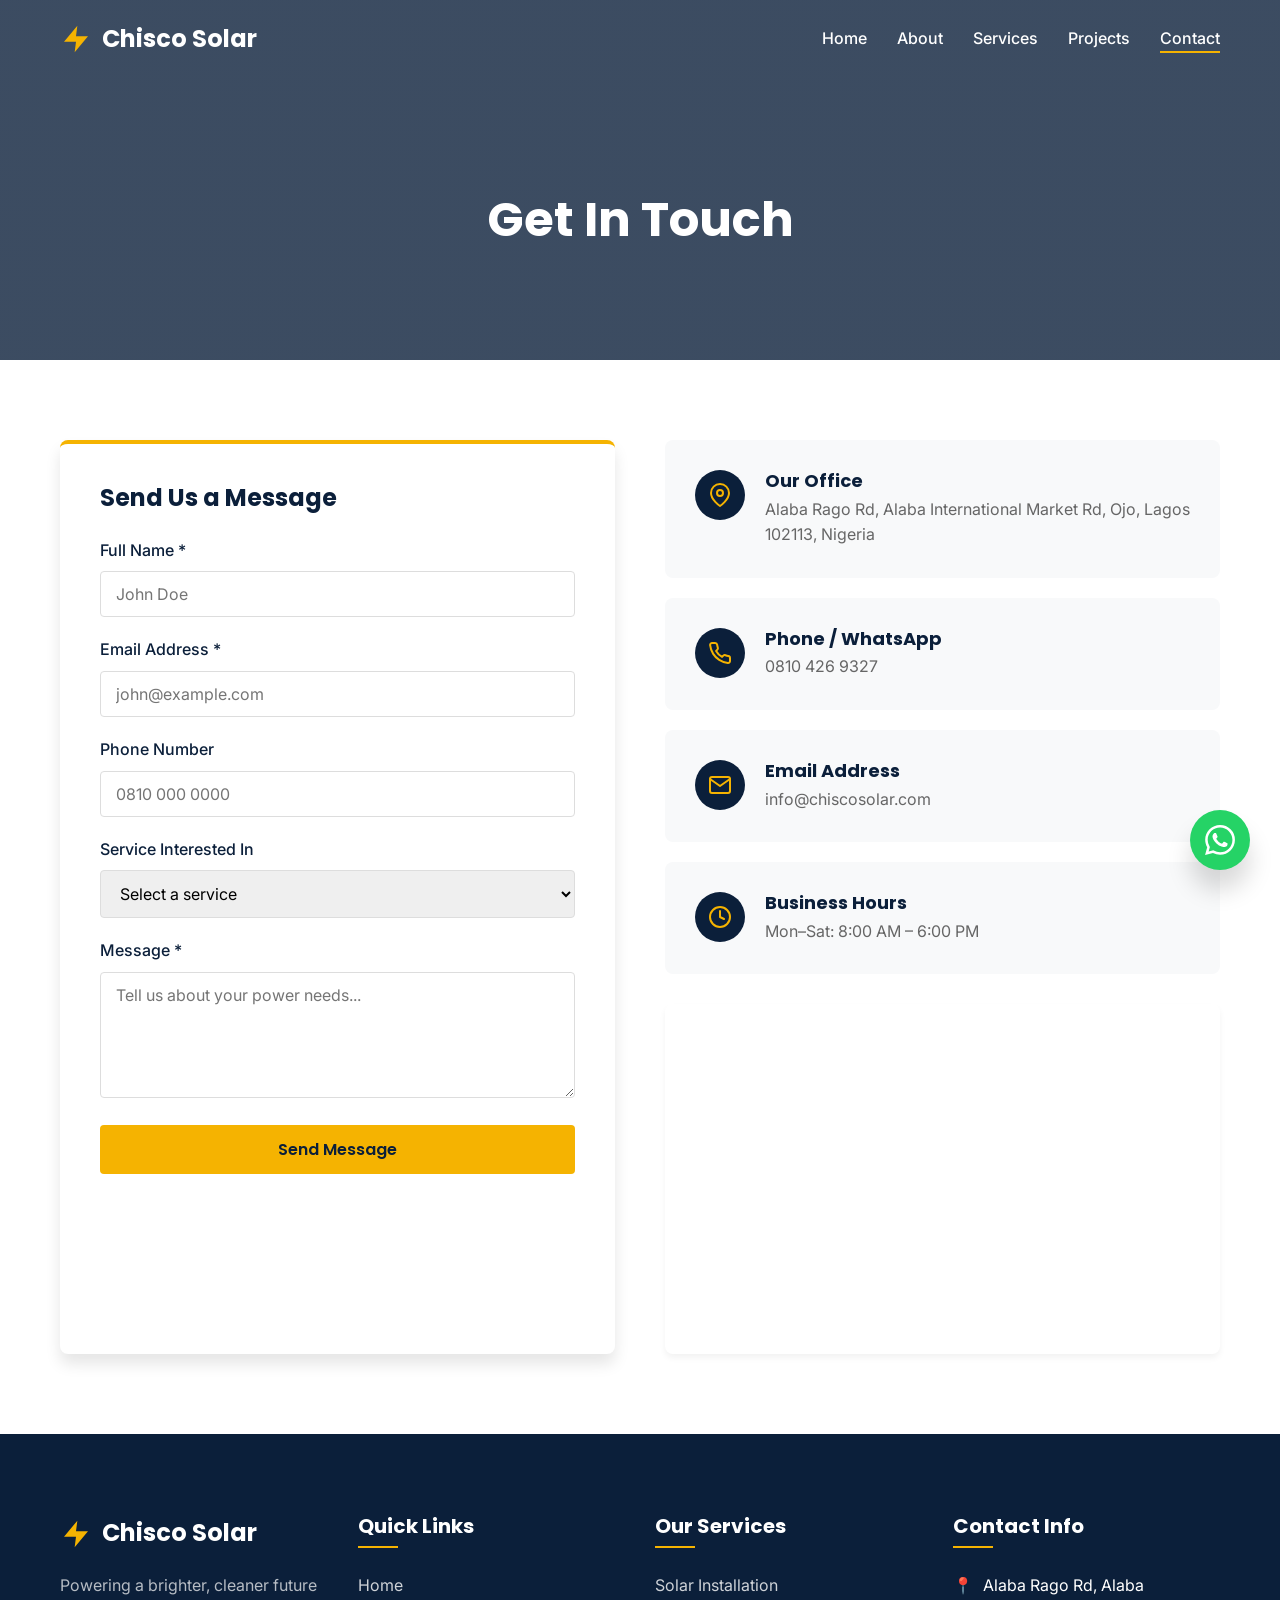
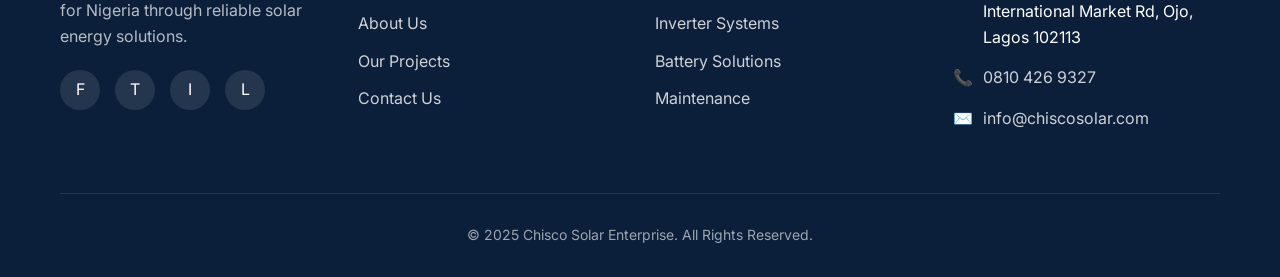
<file: contact.html>
<!DOCTYPE html>
<html lang="en">
<head>
    <meta charset="UTF-8">
    <meta name="viewport" content="width=device-width, initial-scale=1.0">
    <title>Contact Us | Chisco Solar Enterprise</title>
    <meta name="description" content="Get in touch with Chisco Solar Enterprise for your free solar energy assessment and quote in Lagos, Nigeria.">
    <meta property="og:title" content="Contact Us | Chisco Solar Enterprise">
    <meta property="og:description" content="Request your free solar quote today.">
    <meta property="og:type" content="website">
    <link rel="preconnect" href="https://fonts.googleapis.com">
    <link rel="preconnect" href="https://fonts.gstatic.com" crossorigin>
    <link rel="stylesheet" href="./style.css">
    <style>
        .contact-section {
            padding: 80px 0;
            background-color: var(--bg);
        }
        
        .contact-grid {
            display: grid;
            grid-template-columns: 1fr 1fr;
            gap: 50px;
        }
        
        @media (max-width: 992px) {
            .contact-grid {
                grid-template-columns: 1fr;
            }
        }
        
        .contact-form-container {
            background: var(--white);
            padding: 40px;
            border-radius: 8px;
            box-shadow: var(--shadow-md);
            border-top: 4px solid var(--secondary);
        }
        
        .contact-form-container h3 {
            font-size: 24px;
            margin-bottom: 25px;
        }
        
        .map-container {
            border-radius: 8px;
            overflow: hidden;
            box-shadow: var(--shadow-sm);
            margin-top: 30px;
            height: 350px;
        }
    </style>
</head>
<body>

    <!-- Navbar -->
    <nav class="navbar">
        <div class="container">
            <a href="index.html" class="logo">
                <svg viewBox="0 0 24 24" xmlns="http://www.w3.org/2000/svg">
                    <path d="M13 2L3 14h9l-1 8 10-12h-9l1-8z"/>
                </svg>
                Chisco Solar
            </a>
            
            <button class="mobile-menu-btn" aria-label="Toggle menu">
                <span></span>
                <span></span>
                <span></span>
            </button>

            <ul class="nav-links">
                <li><a href="index.html">Home</a></li>
                <li><a href="about.html">About</a></li>
                <li><a href="services.html">Services</a></li>
                <li><a href="projects.html">Projects</a></li>
                <li><a href="contact.html">Contact</a></li>
            </ul>
        </div>
    </nav>

    <!-- Page Header -->
    <header class="page-header">
        <div class="container fade-in-up">
            <h1>Get In Touch</h1>
        </div>
    </header>

    <!-- Contact Content -->
    <section class="contact-section">
        <div class="container">
            <div class="contact-grid">
                
                <!-- Left: Form -->
                <div class="contact-form-container fade-in-up">
                    <h3>Send Us a Message</h3>
                    <form id="contact-form" action="https://formspree.io/f/xyzkqnjl" method="POST">
                        <div class="form-group">
                            <label for="name" class="form-label">Full Name *</label>
                            <input type="text" id="name" name="name" class="form-control" required placeholder="John Doe">
                        </div>
                        
                        <div class="form-group">
                            <label for="email" class="form-label">Email Address *</label>
                            <input type="email" id="email" name="email" class="form-control" required placeholder="john@example.com">
                        </div>
                        
                        <div class="form-group">
                            <label for="phone" class="form-label">Phone Number</label>
                            <input type="tel" id="phone" name="phone" class="form-control" placeholder="0810 000 0000">
                        </div>
                        
                        <div class="form-group">
                            <label for="service" class="form-label">Service Interested In</label>
                            <select id="service" name="service" class="form-control">
                                <option value="" disabled selected>Select a service</option>
                                <option value="Solar Installation">Solar Installation</option>
                                <option value="Inverter System">Inverter System</option>
                                <option value="Battery Solutions">Battery Solutions</option>
                                <option value="Maintenance">Maintenance & Repair</option>
                                <option value="Commercial">Commercial Project</option>
                                <option value="Residential">Residential Project</option>
                                <option value="Other">Other</option>
                            </select>
                        </div>
                        
                        <div class="form-group">
                            <label for="message" class="form-label">Message *</label>
                            <textarea id="message" name="message" class="form-control" rows="5" required placeholder="Tell us about your power needs..."></textarea>
                        </div>
                        
                        <button type="submit" class="btn btn-primary" style="width: 100%;">Send Message</button>
                    </form>
                </div>
                
                <!-- Right: Info & Map -->
                <div class="contact-info-wrapper fade-in-up" style="transition-delay: 0.2s;">
                    <div class="contact-info-card">
                        <div class="contact-icon">
                            <svg viewBox="0 0 24 24" fill="none" stroke="currentColor" stroke-width="2" stroke-linecap="round" stroke-linejoin="round" width="24" height="24">
                                <path d="M21 10c0 7-9 13-9 13s-9-6-9-13a9 9 0 0 1 18 0z"></path>
                                <circle cx="12" cy="10" r="3"></circle>
                            </svg>
                        </div>
                        <div class="contact-details">
                            <h4>Our Office</h4>
                            <p class="text-muted">Alaba Rago Rd, Alaba International Market Rd, Ojo, Lagos 102113, Nigeria</p>
                        </div>
                    </div>
                    
                    <div class="contact-info-card">
                        <div class="contact-icon">
                            <svg viewBox="0 0 24 24" fill="none" stroke="currentColor" stroke-width="2" stroke-linecap="round" stroke-linejoin="round" width="24" height="24">
                                <path d="M22 16.92v3a2 2 0 0 1-2.18 2 19.79 19.79 0 0 1-8.63-3.07 19.5 19.5 0 0 1-6-6 19.79 19.79 0 0 1-3.07-8.67A2 2 0 0 1 4.11 2h3a2 2 0 0 1 2 1.72 12.84 12.84 0 0 0 .7 2.81 2 2 0 0 1-.45 2.11L8.09 9.91a16 16 0 0 0 6 6l1.27-1.27a2 2 0 0 1 2.11-.45 12.84 12.84 0 0 0 2.81.7A2 2 0 0 1 22 16.92z"></path>
                            </svg>
                        </div>
                        <div class="contact-details">
                            <h4>Phone / WhatsApp</h4>
                            <p class="text-muted"><a href="tel:+2348104269327">0810 426 9327</a></p>
                        </div>
                    </div>
                    
                    <div class="contact-info-card">
                        <div class="contact-icon">
                            <svg viewBox="0 0 24 24" fill="none" stroke="currentColor" stroke-width="2" stroke-linecap="round" stroke-linejoin="round" width="24" height="24">
                                <path d="M4 4h16c1.1 0 2 .9 2 2v12c0 1.1-.9 2-2 2H4c-1.1 0-2-.9-2-2V6c0-1.1.9-2 2-2z"></path>
                                <polyline points="22,6 12,13 2,6"></polyline>
                            </svg>
                        </div>
                        <div class="contact-details">
                            <h4>Email Address</h4>
                            <p class="text-muted"><a href="mailto:info@chiscosolar.com">info@chiscosolar.com</a></p>
                        </div>
                    </div>
                    
                    <div class="contact-info-card">
                        <div class="contact-icon">
                            <svg viewBox="0 0 24 24" fill="none" stroke="currentColor" stroke-width="2" stroke-linecap="round" stroke-linejoin="round" width="24" height="24">
                                <circle cx="12" cy="12" r="10"></circle>
                                <polyline points="12 6 12 12 16 14"></polyline>
                            </svg>
                        </div>
                        <div class="contact-details">
                            <h4>Business Hours</h4>
                            <p class="text-muted">Mon–Sat: 8:00 AM – 6:00 PM</p>
                        </div>
                    </div>
                    
                    <div class="map-container">
                        <iframe src="https://www.google.com/maps/embed?pb=!1m18!1m12!1m3!1d3964.4!2d3.281!3d6.456!2m3!1f0!2f0!3f0!3m2!1i1024!2i768!4f13.1!3m3!1m2!1s0x0%3A0x0!2zNsKwMjcnMjIuMiJOIDPCsDE2JzUxLjIiRQ!5e0!3m2!1sen!2sng!4v1234" width="100%" height="100%" style="border:0;" allowfullscreen loading="lazy" title="Chisco Solar Office Location"></iframe>
                    </div>
                </div>

            </div>
        </div>
    </section>

    <!-- Footer -->
    <footer class="footer">
        <div class="container">
            <div class="grid grid-4 footer-top">
                <div class="footer-col">
                    <a href="index.html" class="logo" style="margin-bottom: 20px;">
                        <svg viewBox="0 0 24 24" xmlns="http://www.w3.org/2000/svg">
                            <path d="M13 2L3 14h9l-1 8 10-12h-9l1-8z"/>
                        </svg>
                        Chisco Solar
                    </a>
                    <p style="color: rgba(255,255,255,0.7); margin-bottom: 20px;">Powering a brighter, cleaner future for Nigeria through reliable solar energy solutions.</p>
                    <div class="social-links">
                        <a href="#" aria-label="Facebook">F</a>
                        <a href="#" aria-label="Twitter">T</a>
                        <a href="#" aria-label="Instagram">I</a>
                        <a href="#" aria-label="LinkedIn">L</a>
                    </div>
                </div>
                
                <div class="footer-col">
                    <h4>Quick Links</h4>
                    <ul class="footer-links">
                        <li><a href="index.html">Home</a></li>
                        <li><a href="about.html">About Us</a></li>
                        <li><a href="projects.html">Our Projects</a></li>
                        <li><a href="contact.html">Contact Us</a></li>
                    </ul>
                </div>
                
                <div class="footer-col">
                    <h4>Our Services</h4>
                    <ul class="footer-links">
                        <li><a href="services.html">Solar Installation</a></li>
                        <li><a href="services.html">Inverter Systems</a></li>
                        <li><a href="services.html">Battery Solutions</a></li>
                        <li><a href="services.html">Maintenance</a></li>
                    </ul>
                </div>
                
                <div class="footer-col">
                    <h4>Contact Info</h4>
                    <ul class="footer-links">
                        <li style="display: flex; gap: 10px; margin-bottom: 15px;">
                            <span>📍</span>
                            <span>Alaba Rago Rd, Alaba International Market Rd, Ojo, Lagos 102113</span>
                        </li>
                        <li style="display: flex; gap: 10px; margin-bottom: 15px;">
                            <span>📞</span>
                            <a href="tel:+2348104269327">0810 426 9327</a>
                        </li>
                        <li style="display: flex; gap: 10px;">
                            <span>✉️</span>
                            <a href="mailto:info@chiscosolar.com">info@chiscosolar.com</a>
                        </li>
                    </ul>
                </div>
            </div>
            
            <div class="footer-bottom">
                <p>&copy; 2025 Chisco Solar Enterprise. All Rights Reserved.</p>
            </div>
        </div>
    </footer>

    <!-- WhatsApp Float -->
    <a href="https://wa.me/2348104269327" class="whatsapp-float" target="_blank" rel="noopener noreferrer">
        <svg viewBox="0 0 24 24" width="30" height="30" fill="currentColor">
            <path d="M17.472 14.382c-.297-.149-1.758-.867-2.03-.967-.273-.099-.471-.148-.67.15-.197.297-.767.966-.94 1.164-.173.199-.347.223-.644.075-.297-.15-1.255-.463-2.39-1.475-.883-.788-1.48-1.761-1.653-2.059-.173-.297-.018-.458.13-.606.134-.133.298-.347.446-.52.149-.174.198-.298.298-.497.099-.198.05-.371-.025-.52-.075-.149-.669-1.612-.916-2.207-.242-.579-.487-.5-.669-.51a12.8 12.8 0 0 0-.57-.01c-.198 0-.52.074-.792.372-.272.297-1.04 1.016-1.04 2.479 0 1.462 1.065 2.875 1.213 3.074.149.198 2.096 3.2 5.077 4.487.709.306 1.262.489 1.694.625.712.227 1.36.195 1.871.118.571-.085 1.758-.719 2.006-1.413.248-.694.248-1.289.173-1.413-.074-.124-.272-.198-.57-.347m-5.421 7.403h-.004a9.87 9.87 0 0 1-5.031-1.378l-.361-.214-3.741.982.998-3.648-.235-.374a9.86 9.86 0 0 1-1.51-5.26c.001-5.45 4.436-9.884 9.888-9.884 2.64 0 5.122 1.03 6.988 2.898a9.825 9.825 0 0 1 2.893 6.994c-.003 5.45-4.437 9.884-9.885 9.884m8.413-18.297A11.815 11.815 0 0 0 12.05 0C5.495 0 .16 5.335.157 11.892c0 2.096.547 4.142 1.588 5.945L.057 24l6.305-1.654a11.882 11.882 0 0 0 5.683 1.448h.005c6.554 0 11.89-5.335 11.893-11.893a11.821 11.821 0 0 0-3.48-8.413Z"/>
        </svg>
    </a>

    <script src="./script.js"></script>
</body>
</html>
</file>
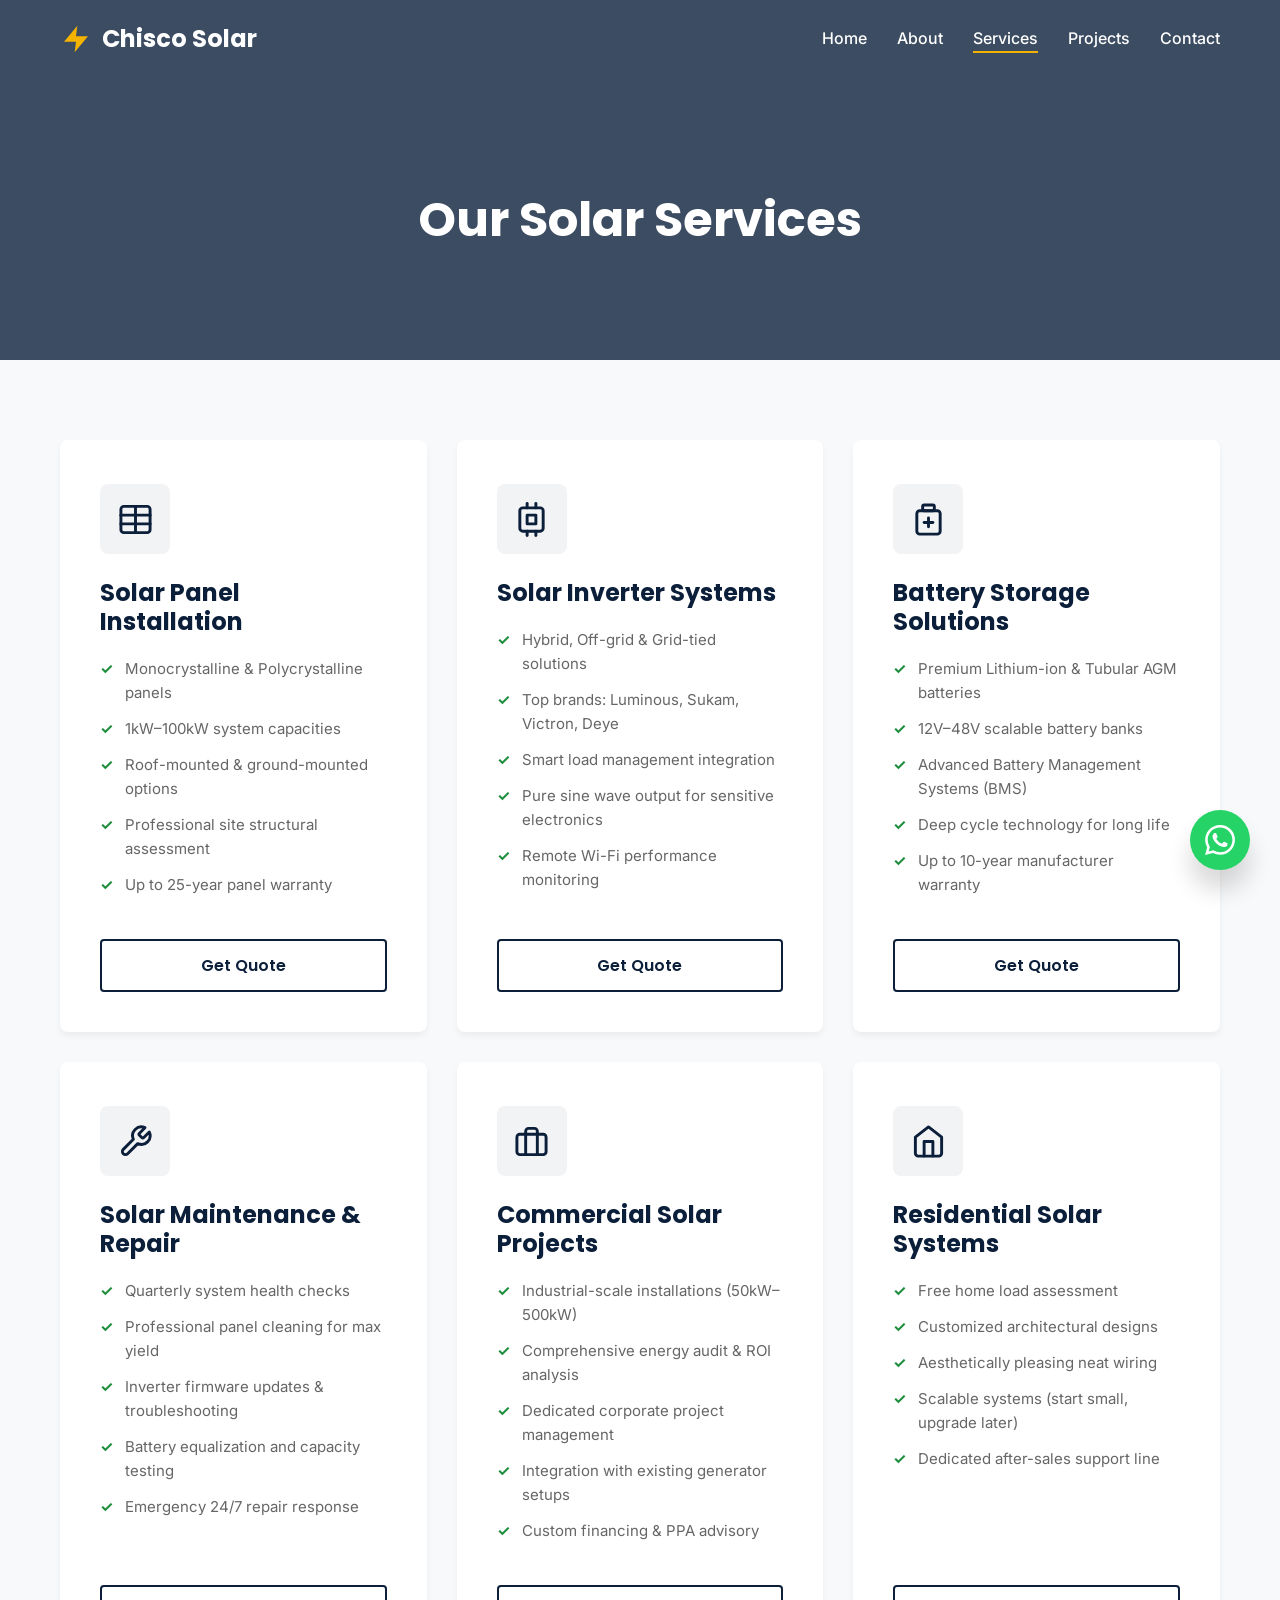
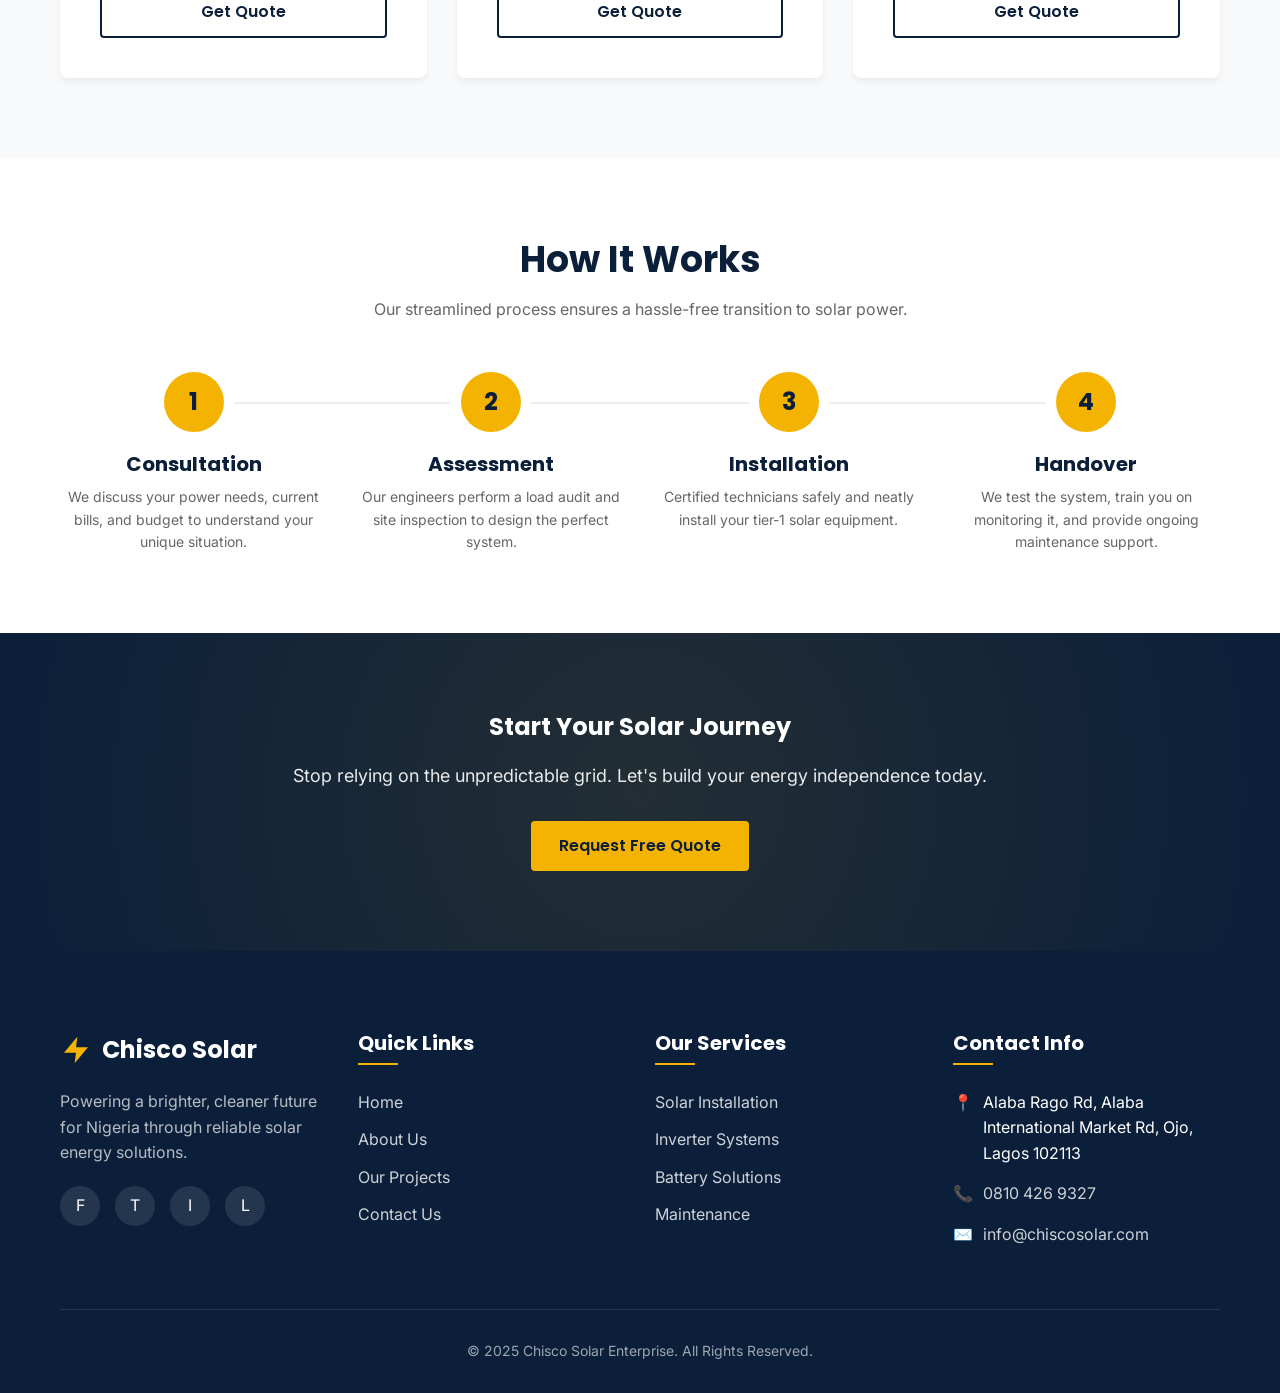
<file: services.html>
<!DOCTYPE html>
<html lang="en">
<head>
    <meta charset="UTF-8">
    <meta name="viewport" content="width=device-width, initial-scale=1.0">
    <title>Services | Chisco Solar Enterprise</title>
    <meta name="description" content="Comprehensive solar energy services including installation, inverter systems, battery storage, and maintenance for residential and commercial clients.">
    <meta property="og:title" content="Services | Chisco Solar Enterprise">
    <meta property="og:description" content="Comprehensive solar energy services including installation, inverter systems, battery storage, and maintenance.">
    <meta property="og:type" content="website">
    <link rel="preconnect" href="https://fonts.googleapis.com">
    <link rel="preconnect" href="https://fonts.gstatic.com" crossorigin>
    <link rel="stylesheet" href="./style.css">
    <style>
        .services-detail {
            padding: 80px 0;
            background-color: var(--bg-light);
        }
        
        .service-detail-card {
            background: var(--white);
            border-radius: 8px;
            box-shadow: var(--shadow-sm);
            padding: 40px;
            height: 100%;
            display: flex;
            flex-direction: column;
            transition: var(--transition);
            border-top: 4px solid transparent;
        }
        
        .service-detail-card:hover {
            transform: translateY(-5px);
            box-shadow: var(--shadow-lg);
            border-top-color: var(--secondary);
        }
        
        .sd-icon {
            width: 70px;
            height: 70px;
            background: rgba(11, 31, 58, 0.05);
            color: var(--primary);
            border-radius: 8px;
            display: flex;
            align-items: center;
            justify-content: center;
            margin-bottom: 25px;
        }
        
        .sd-icon svg {
            width: 35px;
            height: 35px;
        }
        
        .service-detail-card h3 {
            font-size: 24px;
            margin-bottom: 20px;
        }
        
        .service-features {
            list-style: none;
            margin-bottom: 30px;
            flex-grow: 1;
        }
        
        .service-features li {
            position: relative;
            padding-left: 25px;
            margin-bottom: 12px;
            color: var(--text-muted);
            font-size: 15px;
        }
        
        .service-features li::before {
            content: "✓";
            position: absolute;
            left: 0;
            top: 0;
            color: var(--accent);
            font-weight: bold;
        }
        
        .process-section {
            padding: 80px 0;
        }
        
        .process-grid {
            display: grid;
            grid-template-columns: repeat(4, 1fr);
            gap: 30px;
            position: relative;
        }
        
        @media (max-width: 992px) {
            .process-grid {
                grid-template-columns: repeat(2, 1fr);
            }
        }
        
        @media (max-width: 768px) {
            .process-grid {
                grid-template-columns: 1fr;
            }
        }
        
        .process-step {
            text-align: center;
            position: relative;
            z-index: 2;
        }
        
        .step-number {
            width: 60px;
            height: 60px;
            background: var(--secondary);
            color: var(--primary);
            border-radius: 50%;
            display: flex;
            align-items: center;
            justify-content: center;
            font-size: 24px;
            font-weight: 700;
            font-family: var(--font-heading);
            margin: 0 auto 20px;
            box-shadow: 0 0 0 10px var(--white);
        }
        
        .process-grid::after {
            content: '';
            position: absolute;
            top: 30px;
            left: 10%;
            right: 10%;
            height: 2px;
            background: #eee;
            z-index: 1;
        }
        
        @media (max-width: 992px) {
            .process-grid::after {
                display: none;
            }
        }
        
        .process-step h4 {
            font-size: 20px;
            margin-bottom: 10px;
        }
        
        .process-step p {
            color: var(--text-muted);
            font-size: 14px;
        }
    </style>
</head>
<body>

    <!-- Navbar -->
    <nav class="navbar">
        <div class="container">
            <a href="index.html" class="logo">
                <svg viewBox="0 0 24 24" xmlns="http://www.w3.org/2000/svg">
                    <path d="M13 2L3 14h9l-1 8 10-12h-9l1-8z"/>
                </svg>
                Chisco Solar
            </a>
            
            <button class="mobile-menu-btn" aria-label="Toggle menu">
                <span></span>
                <span></span>
                <span></span>
            </button>

            <ul class="nav-links">
                <li><a href="index.html">Home</a></li>
                <li><a href="about.html">About</a></li>
                <li><a href="services.html">Services</a></li>
                <li><a href="projects.html">Projects</a></li>
                <li><a href="contact.html">Contact</a></li>
            </ul>
        </div>
    </nav>

    <!-- Page Header -->
    <header class="page-header">
        <div class="container fade-in-up">
            <h1>Our Solar Services</h1>
        </div>
    </header>

    <!-- Detailed Services -->
    <section class="services-detail">
        <div class="container">
            <div class="grid grid-3">
                <!-- Service 1 -->
                <div class="service-detail-card fade-in-up">
                    <div class="sd-icon">
                        <svg viewBox="0 0 24 24" fill="none" stroke="currentColor" stroke-width="2" stroke-linecap="round" stroke-linejoin="round">
                            <rect x="2" y="3" width="20" height="18" rx="2" ry="2"></rect>
                            <line x1="12" y1="3" x2="12" y2="21"></line>
                            <line x1="2" y1="9" x2="22" y2="9"></line>
                            <line x1="2" y1="15" x2="22" y2="15"></line>
                        </svg>
                    </div>
                    <h3>Solar Panel Installation</h3>
                    <ul class="service-features">
                        <li>Monocrystalline & Polycrystalline panels</li>
                        <li>1kW–100kW system capacities</li>
                        <li>Roof-mounted & ground-mounted options</li>
                        <li>Professional site structural assessment</li>
                        <li>Up to 25-year panel warranty</li>
                    </ul>
                    <a href="contact.html" class="btn btn-outline" style="color: var(--primary); border-color: var(--primary); margin-top: auto;">Get Quote</a>
                </div>

                <!-- Service 2 -->
                <div class="service-detail-card fade-in-up" style="transition-delay: 0.1s;">
                    <div class="sd-icon">
                        <svg viewBox="0 0 24 24" fill="none" stroke="currentColor" stroke-width="2" stroke-linecap="round" stroke-linejoin="round">
                            <rect x="4" y="4" width="16" height="16" rx="2" ry="2"></rect>
                            <rect x="9" y="9" width="6" height="6"></rect>
                            <line x1="9" y1="1" x2="9" y2="4"></line>
                            <line x1="15" y1="1" x2="15" y2="4"></line>
                            <line x1="9" y1="20" x2="9" y2="23"></line>
                            <line x1="15" y1="20" x2="15" y2="23"></line>
                        </svg>
                    </div>
                    <h3>Solar Inverter Systems</h3>
                    <ul class="service-features">
                        <li>Hybrid, Off-grid & Grid-tied solutions</li>
                        <li>Top brands: Luminous, Sukam, Victron, Deye</li>
                        <li>Smart load management integration</li>
                        <li>Pure sine wave output for sensitive electronics</li>
                        <li>Remote Wi-Fi performance monitoring</li>
                    </ul>
                    <a href="contact.html" class="btn btn-outline" style="color: var(--primary); border-color: var(--primary); margin-top: auto;">Get Quote</a>
                </div>

                <!-- Service 3 -->
                <div class="service-detail-card fade-in-up" style="transition-delay: 0.2s;">
                    <div class="sd-icon">
                        <svg viewBox="0 0 24 24" fill="none" stroke="currentColor" stroke-width="2" stroke-linecap="round" stroke-linejoin="round">
                            <rect x="8" y="2" width="8" height="4" rx="1" ry="1"></rect>
                            <rect x="4" y="6" width="16" height="16" rx="2" ry="2"></rect>
                            <line x1="12" y1="11" x2="12" y2="17"></line>
                            <line x1="9" y1="14" x2="15" y2="14"></line>
                        </svg>
                    </div>
                    <h3>Battery Storage Solutions</h3>
                    <ul class="service-features">
                        <li>Premium Lithium-ion & Tubular AGM batteries</li>
                        <li>12V–48V scalable battery banks</li>
                        <li>Advanced Battery Management Systems (BMS)</li>
                        <li>Deep cycle technology for long life</li>
                        <li>Up to 10-year manufacturer warranty</li>
                    </ul>
                    <a href="contact.html" class="btn btn-outline" style="color: var(--primary); border-color: var(--primary); margin-top: auto;">Get Quote</a>
                </div>

                <!-- Service 4 -->
                <div class="service-detail-card fade-in-up">
                    <div class="sd-icon">
                        <svg viewBox="0 0 24 24" fill="none" stroke="currentColor" stroke-width="2" stroke-linecap="round" stroke-linejoin="round">
                            <path d="M14.7 6.3a1 1 0 0 0 0 1.4l1.6 1.6a1 1 0 0 0 1.4 0l3.77-3.77a6 6 0 0 1-7.94 7.94l-6.91 6.91a2.12 2.12 0 0 1-3-3l6.91-6.91a6 6 0 0 1 7.94-7.94l-3.76 3.76z"></path>
                        </svg>
                    </div>
                    <h3>Solar Maintenance & Repair</h3>
                    <ul class="service-features">
                        <li>Quarterly system health checks</li>
                        <li>Professional panel cleaning for max yield</li>
                        <li>Inverter firmware updates & troubleshooting</li>
                        <li>Battery equalization and capacity testing</li>
                        <li>Emergency 24/7 repair response</li>
                    </ul>
                    <a href="contact.html" class="btn btn-outline" style="color: var(--primary); border-color: var(--primary); margin-top: auto;">Get Quote</a>
                </div>

                <!-- Service 5 -->
                <div class="service-detail-card fade-in-up" style="transition-delay: 0.1s;">
                    <div class="sd-icon">
                        <svg viewBox="0 0 24 24" fill="none" stroke="currentColor" stroke-width="2" stroke-linecap="round" stroke-linejoin="round">
                            <rect x="2" y="7" width="20" height="14" rx="2" ry="2"></rect>
                            <path d="M16 21V5a2 2 0 0 0-2-2h-4a2 2 0 0 0-2 2v16"></path>
                        </svg>
                    </div>
                    <h3>Commercial Solar Projects</h3>
                    <ul class="service-features">
                        <li>Industrial-scale installations (50kW–500kW)</li>
                        <li>Comprehensive energy audit & ROI analysis</li>
                        <li>Dedicated corporate project management</li>
                        <li>Integration with existing generator setups</li>
                        <li>Custom financing & PPA advisory</li>
                    </ul>
                    <a href="contact.html" class="btn btn-outline" style="color: var(--primary); border-color: var(--primary); margin-top: auto;">Get Quote</a>
                </div>

                <!-- Service 6 -->
                <div class="service-detail-card fade-in-up" style="transition-delay: 0.2s;">
                    <div class="sd-icon">
                        <svg viewBox="0 0 24 24" fill="none" stroke="currentColor" stroke-width="2" stroke-linecap="round" stroke-linejoin="round">
                            <path d="M3 9l9-7 9 7v11a2 2 0 0 1-2 2H5a2 2 0 0 1-2-2z"></path>
                            <polyline points="9 22 9 12 15 12 15 22"></polyline>
                        </svg>
                    </div>
                    <h3>Residential Solar Systems</h3>
                    <ul class="service-features">
                        <li>Free home load assessment</li>
                        <li>Customized architectural designs</li>
                        <li>Aesthetically pleasing neat wiring</li>
                        <li>Scalable systems (start small, upgrade later)</li>
                        <li>Dedicated after-sales support line</li>
                    </ul>
                    <a href="contact.html" class="btn btn-outline" style="color: var(--primary); border-color: var(--primary); margin-top: auto;">Get Quote</a>
                </div>
            </div>
        </div>
    </section>

    <!-- How It Works -->
    <section class="process-section">
        <div class="container">
            <div class="section-title fade-in-up">
                <h2>How It Works</h2>
                <p>Our streamlined process ensures a hassle-free transition to solar power.</p>
            </div>
            
            <div class="process-grid">
                <div class="process-step fade-in-up">
                    <div class="step-number">1</div>
                    <h4>Consultation</h4>
                    <p>We discuss your power needs, current bills, and budget to understand your unique situation.</p>
                </div>
                <div class="process-step fade-in-up" style="transition-delay: 0.1s;">
                    <div class="step-number">2</div>
                    <h4>Assessment</h4>
                    <p>Our engineers perform a load audit and site inspection to design the perfect system.</p>
                </div>
                <div class="process-step fade-in-up" style="transition-delay: 0.2s;">
                    <div class="step-number">3</div>
                    <h4>Installation</h4>
                    <p>Certified technicians safely and neatly install your tier-1 solar equipment.</p>
                </div>
                <div class="process-step fade-in-up" style="transition-delay: 0.3s;">
                    <div class="step-number">4</div>
                    <h4>Handover</h4>
                    <p>We test the system, train you on monitoring it, and provide ongoing maintenance support.</p>
                </div>
            </div>
        </div>
    </section>

    <!-- CTA Section -->
    <section class="cta-section">
        <div class="container fade-in-up">
            <h2>Start Your Solar Journey</h2>
            <p>Stop relying on the unpredictable grid. Let's build your energy independence today.</p>
            <a href="contact.html" class="btn btn-primary">Request Free Quote</a>
        </div>
    </section>

    <!-- Footer -->
    <footer class="footer">
        <div class="container">
            <div class="grid grid-4 footer-top">
                <div class="footer-col">
                    <a href="index.html" class="logo" style="margin-bottom: 20px;">
                        <svg viewBox="0 0 24 24" xmlns="http://www.w3.org/2000/svg">
                            <path d="M13 2L3 14h9l-1 8 10-12h-9l1-8z"/>
                        </svg>
                        Chisco Solar
                    </a>
                    <p style="color: rgba(255,255,255,0.7); margin-bottom: 20px;">Powering a brighter, cleaner future for Nigeria through reliable solar energy solutions.</p>
                    <div class="social-links">
                        <a href="#" aria-label="Facebook">F</a>
                        <a href="#" aria-label="Twitter">T</a>
                        <a href="#" aria-label="Instagram">I</a>
                        <a href="#" aria-label="LinkedIn">L</a>
                    </div>
                </div>
                
                <div class="footer-col">
                    <h4>Quick Links</h4>
                    <ul class="footer-links">
                        <li><a href="index.html">Home</a></li>
                        <li><a href="about.html">About Us</a></li>
                        <li><a href="projects.html">Our Projects</a></li>
                        <li><a href="contact.html">Contact Us</a></li>
                    </ul>
                </div>
                
                <div class="footer-col">
                    <h4>Our Services</h4>
                    <ul class="footer-links">
                        <li><a href="services.html">Solar Installation</a></li>
                        <li><a href="services.html">Inverter Systems</a></li>
                        <li><a href="services.html">Battery Solutions</a></li>
                        <li><a href="services.html">Maintenance</a></li>
                    </ul>
                </div>
                
                <div class="footer-col">
                    <h4>Contact Info</h4>
                    <ul class="footer-links">
                        <li style="display: flex; gap: 10px; margin-bottom: 15px;">
                            <span>📍</span>
                            <span>Alaba Rago Rd, Alaba International Market Rd, Ojo, Lagos 102113</span>
                        </li>
                        <li style="display: flex; gap: 10px; margin-bottom: 15px;">
                            <span>📞</span>
                            <a href="tel:+2348104269327">0810 426 9327</a>
                        </li>
                        <li style="display: flex; gap: 10px;">
                            <span>✉️</span>
                            <a href="mailto:info@chiscosolar.com">info@chiscosolar.com</a>
                        </li>
                    </ul>
                </div>
            </div>
            
            <div class="footer-bottom">
                <p>&copy; 2025 Chisco Solar Enterprise. All Rights Reserved.</p>
            </div>
        </div>
    </footer>

    <!-- WhatsApp Float -->
    <a href="https://wa.me/2348104269327" class="whatsapp-float" target="_blank" rel="noopener noreferrer">
        <svg viewBox="0 0 24 24" width="30" height="30" fill="currentColor">
            <path d="M17.472 14.382c-.297-.149-1.758-.867-2.03-.967-.273-.099-.471-.148-.67.15-.197.297-.767.966-.94 1.164-.173.199-.347.223-.644.075-.297-.15-1.255-.463-2.39-1.475-.883-.788-1.48-1.761-1.653-2.059-.173-.297-.018-.458.13-.606.134-.133.298-.347.446-.52.149-.174.198-.298.298-.497.099-.198.05-.371-.025-.52-.075-.149-.669-1.612-.916-2.207-.242-.579-.487-.5-.669-.51a12.8 12.8 0 0 0-.57-.01c-.198 0-.52.074-.792.372-.272.297-1.04 1.016-1.04 2.479 0 1.462 1.065 2.875 1.213 3.074.149.198 2.096 3.2 5.077 4.487.709.306 1.262.489 1.694.625.712.227 1.36.195 1.871.118.571-.085 1.758-.719 2.006-1.413.248-.694.248-1.289.173-1.413-.074-.124-.272-.198-.57-.347m-5.421 7.403h-.004a9.87 9.87 0 0 1-5.031-1.378l-.361-.214-3.741.982.998-3.648-.235-.374a9.86 9.86 0 0 1-1.51-5.26c.001-5.45 4.436-9.884 9.888-9.884 2.64 0 5.122 1.03 6.988 2.898a9.825 9.825 0 0 1 2.893 6.994c-.003 5.45-4.437 9.884-9.885 9.884m8.413-18.297A11.815 11.815 0 0 0 12.05 0C5.495 0 .16 5.335.157 11.892c0 2.096.547 4.142 1.588 5.945L.057 24l6.305-1.654a11.882 11.882 0 0 0 5.683 1.448h.005c6.554 0 11.89-5.335 11.893-11.893a11.821 11.821 0 0 0-3.48-8.413Z"/>
        </svg>
    </a>

    <script src="./script.js"></script>
</body>
</html>
</file>
<file: style.css>
@import url('https://fonts.googleapis.com/css2?family=Poppins:wght@400;600;700;800&family=Inter:wght@400;500;600&display=swap');

:root {
  --primary: #0B1F3A;
  --secondary: #F5B301;
  --accent: #1E8E3E;
  --bg: #FFFFFF;
  --bg-light: #F8F9FA;
  --text: #1A1A1A;
  --text-muted: #666666;
  --white: #FFFFFF;
  
  --font-heading: 'Poppins', sans-serif;
  --font-body: 'Inter', sans-serif;
  
  --transition: all 0.3s ease;
  --shadow-sm: 0 4px 6px rgba(0, 0, 0, 0.05);
  --shadow-md: 0 10px 15px rgba(0, 0, 0, 0.1);
  --shadow-lg: 0 20px 25px rgba(0, 0, 0, 0.15);
}

* {
  margin: 0;
  padding: 0;
  box-sizing: border-box;
}

html {
  scroll-behavior: smooth;
}

body {
  font-family: var(--font-body);
  color: var(--text);
  background-color: var(--bg);
  line-height: 1.6;
  overflow-x: hidden;
}

h1, h2, h3, h4, h5, h6 {
  font-family: var(--font-heading);
  color: var(--primary);
  line-height: 1.2;
}

a {
  text-decoration: none;
  color: inherit;
  transition: var(--transition);
}

ul {
  list-style: none;
}

img {
  max-width: 100%;
  height: auto;
  display: block;
}

button, input, textarea, select {
  font-family: inherit;
}

/* Typography */
.text-center { text-align: center; }
.text-white { color: var(--white); }
.text-primary { color: var(--primary); }
.text-secondary { color: var(--secondary); }
.text-muted { color: var(--text-muted); }

/* Layout */
.container {
  width: 100%;
  max-width: 1200px;
  margin: 0 auto;
  padding: 0 20px;
}

section {
  padding: 100px 0;
}

@media (max-width: 768px) {
  section {
    padding: 60px 0;
  }
}

.grid {
  display: grid;
  gap: 30px;
}

.grid-2 { grid-template-columns: repeat(2, 1fr); }
.grid-3 { grid-template-columns: repeat(3, 1fr); }
.grid-4 { grid-template-columns: repeat(4, 1fr); }

@media (max-width: 992px) {
  .grid-3, .grid-4 { grid-template-columns: repeat(2, 1fr); }
}

@media (max-width: 768px) {
  .grid-2, .grid-3, .grid-4 { grid-template-columns: 1fr; }
}

/* Buttons */
.btn {
  display: inline-flex;
  align-items: center;
  justify-content: center;
  padding: 12px 28px;
  border-radius: 4px;
  font-family: var(--font-heading);
  font-weight: 600;
  font-size: 16px;
  cursor: pointer;
  border: none;
  transition: var(--transition);
  text-align: center;
}

.btn-primary {
  background-color: var(--secondary);
  color: var(--primary);
}

.btn-primary:hover {
  background-color: #dca000;
  transform: translateY(-2px);
  box-shadow: var(--shadow-md);
}

.btn-outline {
  background-color: transparent;
  color: var(--white);
  border: 2px solid var(--white);
}

.btn-outline:hover {
  background-color: var(--white);
  color: var(--primary);
  transform: translateY(-2px);
}

/* Navbar */
.navbar {
  position: fixed;
  top: 0;
  left: 0;
  width: 100%;
  padding: 20px 0;
  z-index: 1000;
  transition: var(--transition);
  background: transparent;
}

.navbar.scrolled {
  background: rgba(11, 31, 58, 0.95);
  backdrop-filter: blur(10px);
  padding: 15px 0;
  box-shadow: var(--shadow-sm);
}

.navbar .container {
  display: flex;
  justify-content: space-between;
  align-items: center;
}

.logo {
  display: flex;
  align-items: center;
  gap: 10px;
  font-family: var(--font-heading);
  font-size: 24px;
  font-weight: 700;
  color: var(--white);
}

.logo svg {
  width: 32px;
  height: 32px;
  fill: var(--secondary);
}

.nav-links {
  display: flex;
  gap: 30px;
}

.nav-links a {
  color: var(--white);
  font-weight: 500;
  font-size: 16px;
  position: relative;
}

.nav-links a::after {
  content: '';
  position: absolute;
  bottom: -5px;
  left: 0;
  width: 0;
  height: 2px;
  background-color: var(--secondary);
  transition: var(--transition);
}

.nav-links a:hover::after,
.nav-links a.active::after {
  width: 100%;
}

.mobile-menu-btn {
  display: none;
  background: none;
  border: none;
  cursor: pointer;
  padding: 5px;
}

.mobile-menu-btn span {
  display: block;
  width: 25px;
  height: 3px;
  background-color: var(--white);
  margin: 5px 0;
  transition: var(--transition);
}

@media (max-width: 768px) {
  .nav-links {
    position: fixed;
    top: 70px;
    left: -100%;
    width: 100%;
    height: calc(100vh - 70px);
    background-color: var(--primary);
    flex-direction: column;
    align-items: center;
    justify-content: center;
    transition: var(--transition);
  }
  
  .nav-links.active {
    left: 0;
  }
  
  .mobile-menu-btn {
    display: block;
  }
  
  .navbar {
    background: var(--primary);
    padding: 15px 0;
  }
}

/* Animations */
.fade-in-up {
  opacity: 0;
  transform: translateY(30px);
  transition: opacity 0.8s ease, transform 0.8s ease;
}

.fade-in {
  opacity: 0;
  transition: opacity 0.8s ease;
}

.animate {
  opacity: 1;
  transform: translateY(0);
}

/* Section Titles */
.section-title {
  text-align: center;
  margin-bottom: 50px;
}

.section-title h2 {
  font-size: 36px;
  margin-bottom: 15px;
}

.section-title p {
  color: var(--text-muted);
  max-width: 600px;
  margin: 0 auto;
}

/* Forms */
.form-group {
  margin-bottom: 20px;
}

.form-label {
  display: block;
  margin-bottom: 8px;
  font-weight: 500;
  color: var(--primary);
}

.form-control {
  width: 100%;
  padding: 12px 15px;
  border: 1px solid #ddd;
  border-radius: 4px;
  font-size: 16px;
  transition: var(--transition);
}

.form-control:focus {
  outline: none;
  border-color: var(--secondary);
  box-shadow: 0 0 0 3px rgba(245, 179, 1, 0.2);
}

/* WhatsApp Float */
.whatsapp-float {
  position: fixed;
  bottom: 30px;
  right: 30px;
  background-color: #25d366;
  color: white;
  width: 60px;
  height: 60px;
  border-radius: 50%;
  display: flex;
  align-items: center;
  justify-content: center;
  font-size: 30px;
  box-shadow: var(--shadow-lg);
  z-index: 100;
  transition: var(--transition);
}

.whatsapp-float:hover {
  transform: scale(1.1);
  color: white;
}

.whatsapp-float::before {
  content: 'Chat on WhatsApp';
  position: absolute;
  right: 75px;
  background: white;
  color: #333;
  padding: 8px 12px;
  border-radius: 4px;
  font-size: 14px;
  font-weight: 500;
  box-shadow: var(--shadow-md);
  opacity: 0;
  visibility: hidden;
  transition: var(--transition);
  white-space: nowrap;
}

.whatsapp-float:hover::before {
  opacity: 1;
  visibility: visible;
}

/* Footer */
.footer {
  background-color: var(--primary);
  color: var(--white);
  padding: 80px 0 30px;
}

.footer-top {
  margin-bottom: 50px;
}

.footer h4 {
  color: var(--white);
  font-size: 20px;
  margin-bottom: 25px;
  position: relative;
  padding-bottom: 10px;
}

.footer h4::after {
  content: '';
  position: absolute;
  left: 0;
  bottom: 0;
  width: 40px;
  height: 2px;
  background-color: var(--secondary);
}

.footer-links li {
  margin-bottom: 12px;
}

.footer-links a {
  color: rgba(255,255,255,0.8);
}

.footer-links a:hover {
  color: var(--secondary);
  padding-left: 5px;
}

.social-links {
  display: flex;
  gap: 15px;
  margin-top: 20px;
}

.social-links a {
  display: flex;
  align-items: center;
  justify-content: center;
  width: 40px;
  height: 40px;
  border-radius: 50%;
  background-color: rgba(255,255,255,0.1);
  color: var(--white);
}

.social-links a:hover {
  background-color: var(--secondary);
  color: var(--primary);
  transform: translateY(-3px);
}

.footer-bottom {
  border-top: 1px solid rgba(255,255,255,0.1);
  padding-top: 30px;
  text-align: center;
  color: rgba(255,255,255,0.6);
  font-size: 14px;
}

/* Hero Section */
.hero {
  min-height: 100vh;
  display: flex;
  align-items: center;
  position: relative;
  background: linear-gradient(rgba(11, 31, 58, 0.7), rgba(26, 58, 92, 0.8)),
              url('https://images.unsplash.com/photo-1509391366360-2e959784a276?w=1920&q=80') center/cover no-repeat;
  color: var(--white);
  padding-top: 80px;
}

.hero::after {
  content: '';
  position: absolute;
  top: 0;
  left: 0;
  width: 100%;
  height: 100%;
  background: radial-gradient(circle at center, transparent 0%, rgba(11, 31, 58, 0.6) 100%);
  pointer-events: none;
}

.hero-content {
  position: relative;
  z-index: 10;
  max-width: 800px;
}

.hero h1 {
  font-size: clamp(40px, 5vw, 64px);
  color: var(--white);
  margin-bottom: 20px;
}

.hero p {
  font-size: 18px;
  margin-bottom: 40px;
  opacity: 0.9;
  max-width: 600px;
}

.hero-btns {
  display: flex;
  gap: 20px;
  flex-wrap: wrap;
}

/* Particles */
.particles {
  position: absolute;
  top: 0;
  left: 0;
  width: 100%;
  height: 100%;
  overflow: hidden;
  z-index: 1;
  pointer-events: none;
}

.particle {
  position: absolute;
  background-color: var(--secondary);
  border-radius: 50%;
  opacity: 0.4;
  animation: float 15s infinite linear;
}

@keyframes float {
  0% { transform: translateY(100vh) translateX(0); opacity: 0; }
  10% { opacity: 0.6; }
  90% { opacity: 0.6; }
  100% { transform: translateY(-100px) translateX(100px); opacity: 0; }
}

.scroll-indicator {
  position: absolute;
  bottom: 40px;
  left: 50%;
  transform: translateX(-50%);
  z-index: 10;
  animation: bounce 2s infinite;
}

.scroll-indicator svg {
  width: 30px;
  height: 30px;
  fill: var(--white);
}

@keyframes bounce {
  0%, 20%, 50%, 80%, 100% { transform: translateY(0) translateX(-50%); }
  40% { transform: translateY(-20px) translateX(-50%); }
  60% { transform: translateY(-10px) translateX(-50%); }
}

/* Stats Section */
.stats-section {
  background-color: var(--primary);
  color: var(--white);
  padding: 60px 0;
}

.stat-item {
  text-align: center;
}

.stat-number {
  font-size: 48px;
  font-weight: 700;
  font-family: var(--font-heading);
  color: var(--secondary);
  margin-bottom: 10px;
  display: flex;
  justify-content: center;
  align-items: center;
}

.stat-label {
  font-size: 16px;
  opacity: 0.8;
}

/* Services */
.service-card {
  background: var(--white);
  padding: 40px 30px;
  border-radius: 8px;
  box-shadow: var(--shadow-sm);
  transition: var(--transition);
  border: 1px solid transparent;
  height: 100%;
}

.service-card:hover {
  transform: translateY(-10px);
  box-shadow: var(--shadow-lg);
  border-color: var(--secondary);
}

.service-icon {
  width: 60px;
  height: 60px;
  background-color: rgba(11, 31, 58, 0.05);
  border-radius: 50%;
  display: flex;
  align-items: center;
  justify-content: center;
  margin-bottom: 25px;
  color: var(--primary);
}

.service-icon svg {
  width: 30px;
  height: 30px;
  fill: currentColor;
}

.service-card h3 {
  margin-bottom: 15px;
  font-size: 22px;
}

/* Projects */
.project-card {
  border-radius: 8px;
  overflow: hidden;
  position: relative;
  box-shadow: var(--shadow-sm);
  cursor: pointer;
}

.project-img {
  width: 100%;
  height: 300px;
  object-fit: cover;
  transition: var(--transition);
}

.project-card:hover .project-img {
  transform: scale(1.05);
}

.project-overlay {
  position: absolute;
  inset: 0;
  background: linear-gradient(to top, rgba(11, 31, 58, 0.9), rgba(11, 31, 58, 0.2));
  display: flex;
  flex-direction: column;
  justify-content: flex-end;
  padding: 30px;
  opacity: 0.9;
  transition: var(--transition);
}

.project-card:hover .project-overlay {
  opacity: 1;
}

.project-title {
  color: var(--white);
  font-size: 20px;
  margin-bottom: 5px;
}

.project-location {
  color: var(--secondary);
  font-size: 14px;
}

.project-badge {
  position: absolute;
  top: 20px;
  right: 20px;
  background-color: var(--secondary);
  color: var(--primary);
  padding: 5px 15px;
  border-radius: 20px;
  font-size: 12px;
  font-weight: 600;
  z-index: 2;
}

/* Project Filters */
.project-filters {
  display: flex;
  justify-content: center;
  gap: 15px;
  margin-bottom: 40px;
  flex-wrap: wrap;
}

.filter-btn {
  background: transparent;
  border: 1px solid var(--primary);
  color: var(--primary);
  padding: 8px 20px;
  border-radius: 30px;
  cursor: pointer;
  transition: var(--transition);
  font-weight: 500;
}

.filter-btn:hover, .filter-btn.active {
  background: var(--primary);
  color: var(--white);
}

/* Contact Page */
.contact-info-card {
  background: var(--bg-light);
  padding: 30px;
  border-radius: 8px;
  display: flex;
  align-items: flex-start;
  gap: 20px;
  margin-bottom: 20px;
}

.contact-icon {
  width: 50px;
  height: 50px;
  background: var(--primary);
  color: var(--secondary);
  border-radius: 50%;
  display: flex;
  align-items: center;
  justify-content: center;
  flex-shrink: 0;
}

.contact-details h4 {
  margin-bottom: 5px;
  font-size: 18px;
}

/* Page Headers */
.page-header {
  height: 40vh;
  min-height: 300px;
  background: linear-gradient(rgba(11, 31, 58, 0.8), rgba(11, 31, 58, 0.8)),
              url('https://images.unsplash.com/photo-1509391366360-2e959784a276?w=1920&q=80') center/cover;
  display: flex;
  align-items: center;
  justify-content: center;
  text-align: center;
  color: var(--white);
  padding-top: 80px;
}

.page-header h1 {
  font-size: clamp(32px, 4vw, 48px);
  color: var(--white);
}

/* Testimonials */
.testimonials-section {
  background-color: var(--bg-light);
}

.testimonial-card {
  background: var(--white);
  padding: 40px;
  border-radius: 8px;
  box-shadow: var(--shadow-sm);
  position: relative;
}

.quote-icon {
  position: absolute;
  top: 30px;
  right: 30px;
  font-size: 60px;
  color: rgba(245, 179, 1, 0.2);
  font-family: serif;
  line-height: 1;
}

.stars {
  color: var(--secondary);
  margin-bottom: 20px;
}

.testimonial-text {
  font-style: italic;
  margin-bottom: 25px;
  font-size: 16px;
  position: relative;
  z-index: 1;
}

.client-info {
  display: flex;
  align-items: center;
  gap: 15px;
}

.client-avatar {
  width: 50px;
  height: 50px;
  border-radius: 50%;
  background: var(--primary);
  color: var(--white);
  display: flex;
  align-items: center;
  justify-content: center;
  font-weight: 700;
  font-size: 18px;
}

.client-details h4 {
  margin: 0;
  font-size: 16px;
}

.client-details p {
  margin: 0;
  font-size: 14px;
  color: var(--text-muted);
}

/* CTA Section */
.cta-section {
  background-color: var(--primary);
  color: var(--white);
  text-align: center;
  padding: 80px 0;
  position: relative;
  overflow: hidden;
}

.cta-section::before {
  content: '';
  position: absolute;
  top: -50%;
  left: -50%;
  width: 200%;
  height: 200%;
  background: radial-gradient(circle, rgba(245, 179, 1, 0.1) 0%, transparent 50%);
  pointer-events: none;
}

.cta-section h2 {
  color: var(--white);
  margin-bottom: 20px;
}

.cta-section p {
  font-size: 18px;
  margin-bottom: 30px;
  opacity: 0.9;
}

/* Section Badge */
.section-badge {
  display: inline-block;
  background: rgba(245, 179, 1, 0.12);
  color: var(--secondary);
  font-family: var(--font-heading);
  font-size: 13px;
  font-weight: 600;
  letter-spacing: 0.08em;
  text-transform: uppercase;
  padding: 6px 18px;
  border-radius: 30px;
  margin-bottom: 18px;
}

/* Hero Badge & Trust */
.hero-badge {
  display: inline-block;
  background: rgba(245, 179, 1, 0.15);
  color: var(--secondary);
  font-size: 13px;
  font-weight: 600;
  padding: 6px 18px;
  border-radius: 30px;
  margin-bottom: 24px;
  letter-spacing: 0.04em;
}

.hero-trust {
  display: flex;
  gap: 24px;
  flex-wrap: wrap;
  margin-top: 30px;
  font-size: 14px;
  font-weight: 500;
  color: rgba(255,255,255,0.85);
}

.hero-trust span {
  display: flex;
  align-items: center;
  gap: 6px;
}

/* Why Choose Us Section */
.why-card {
  background: var(--white);
  padding: 40px 30px;
  border-radius: 8px;
  box-shadow: var(--shadow-sm);
  border: 1px solid transparent;
  transition: var(--transition);
  height: 100%;
}

.why-card:hover {
  transform: translateY(-8px);
  box-shadow: var(--shadow-lg);
  border-color: var(--secondary);
}

.why-icon {
  width: 64px;
  height: 64px;
  background: rgba(11, 31, 58, 0.06);
  border-radius: 50%;
  display: flex;
  align-items: center;
  justify-content: center;
  margin-bottom: 24px;
  color: var(--primary);
  transition: var(--transition);
}

.why-icon svg {
  width: 30px;
  height: 30px;
}

.why-card:hover .why-icon {
  background: var(--secondary);
  color: var(--primary);
}

.why-card h3 {
  margin-bottom: 12px;
  font-size: 20px;
}

.why-card p {
  color: var(--text-muted);
  font-size: 15px;
  line-height: 1.7;
}

/* Service Link */
.service-link {
  display: inline-block;
  margin-top: 20px;
  color: var(--secondary);
  font-weight: 600;
  font-size: 15px;
  transition: var(--transition);
}

.service-link:hover {
  color: var(--primary);
  letter-spacing: 0.03em;
}

/* Benefits Section */
.benefit-card {
  padding: 40px 30px;
  border: 1px solid rgba(255,255,255,0.12);
  border-radius: 8px;
  transition: var(--transition);
}

.benefit-card:hover {
  background: rgba(255,255,255,0.05);
  border-color: var(--secondary);
}

.benefit-number {
  font-size: 48px;
  font-weight: 800;
  font-family: var(--font-heading);
  color: var(--secondary);
  opacity: 0.35;
  line-height: 1;
  margin-bottom: 16px;
}

.benefit-card h3 {
  color: var(--white);
  font-size: 20px;
  margin-bottom: 12px;
}

.benefit-card p {
  color: rgba(255,255,255,0.75);
  font-size: 15px;
  line-height: 1.7;
}

/* Responsive adjustments for footer on mobile */
@media (max-width: 768px) {
  .hero-trust {
    gap: 12px;
  }
  .benefit-card {
    padding: 30px 20px;
  }
}
</file>
